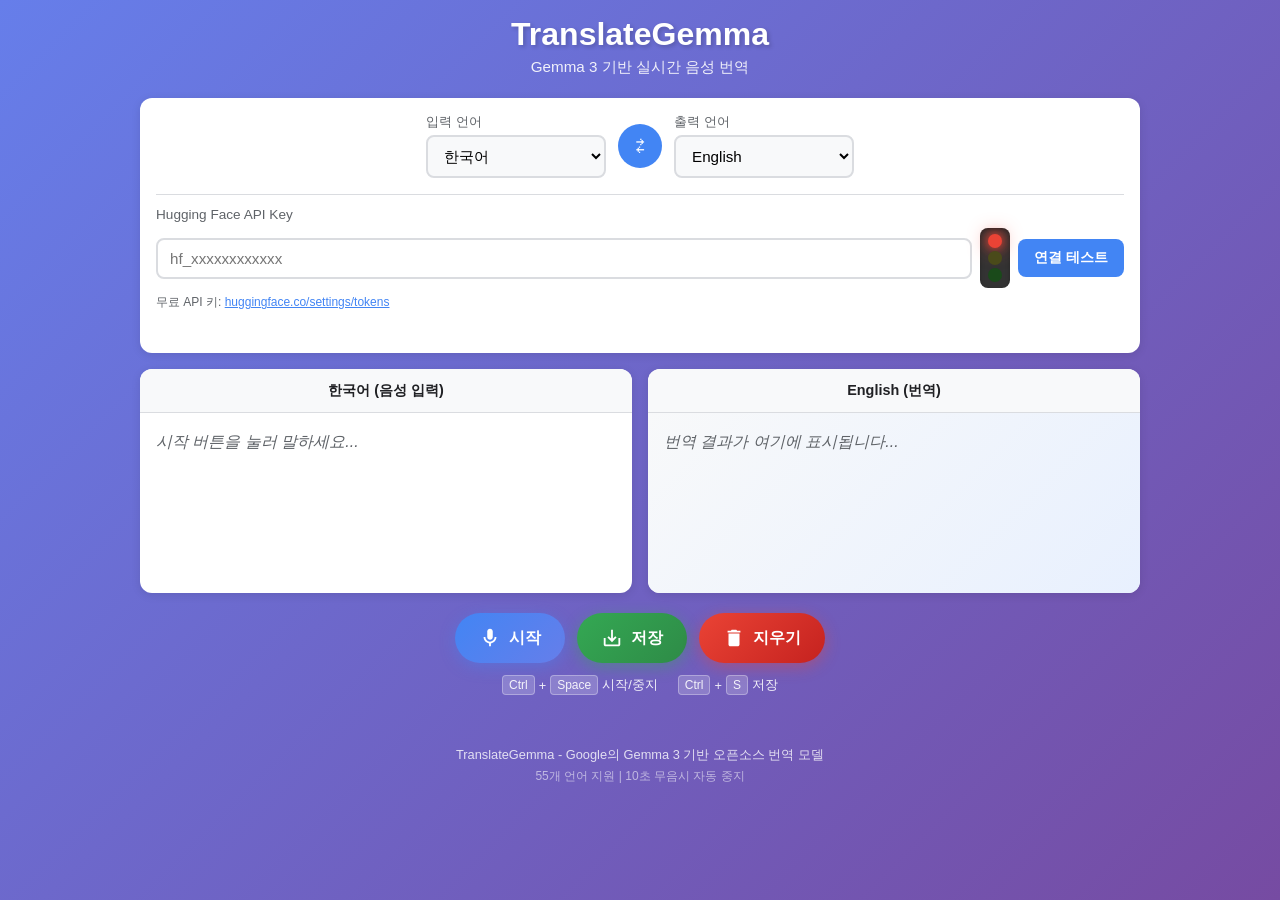
<file: index.html>
<!DOCTYPE html>
<html lang="ko">
<head>
    <meta charset="UTF-8">
    <meta name="viewport" content="width=device-width, initial-scale=1.0">
    <title>TranslateGemma - 실시간 음성 번역</title>
    <link rel="stylesheet" href="styles.css">
</head>
<body>
    <div class="container">
        <header>
            <h1>TranslateGemma</h1>
            <p class="subtitle">Gemma 3 기반 실시간 음성 번역</p>
        </header>

        <div class="settings">
            <div class="language-select">
                <div class="select-group">
                    <label for="sourceLang">입력 언어</label>
                    <select id="sourceLang">
                        <option value="ko">한국어</option>
                        <option value="en">English</option>
                        <option value="ja">日本語</option>
                        <option value="zh">中文</option>
                        <option value="es">Español</option>
                        <option value="fr">Français</option>
                        <option value="de">Deutsch</option>
                        <option value="pt">Português</option>
                        <option value="ru">Русский</option>
                        <option value="ar">العربية</option>
                        <option value="hi">हिन्दी</option>
                        <option value="vi">Tiếng Việt</option>
                        <option value="th">ไทย</option>
                        <option value="id">Bahasa Indonesia</option>
                    </select>
                </div>

                <button id="swapLang" class="swap-btn" title="언어 교환">⇄</button>

                <div class="select-group">
                    <label for="targetLang">출력 언어</label>
                    <select id="targetLang">
                        <option value="en">English</option>
                        <option value="ko">한국어</option>
                        <option value="ja">日本語</option>
                        <option value="zh">中文</option>
                        <option value="es">Español</option>
                        <option value="fr">Français</option>
                        <option value="de">Deutsch</option>
                        <option value="pt">Português</option>
                        <option value="ru">Русский</option>
                        <option value="ar">العربية</option>
                        <option value="hi">हिन्दी</option>
                        <option value="vi">Tiếng Việt</option>
                        <option value="th">ไทย</option>
                        <option value="id">Bahasa Indonesia</option>
                    </select>
                </div>
            </div>

            <div class="api-settings">
                <label for="apiKey">Hugging Face API Key</label>
                <div class="api-input-row">
                    <input type="password" id="apiKey" placeholder="hf_xxxxxxxxxxxx">
                    <div id="apiStatus" class="api-status" title="API 연결 상태">
                        <span class="light red"></span>
                        <span class="light yellow"></span>
                        <span class="light green"></span>
                    </div>
                    <button id="testApiBtn" class="test-api-btn">연결 테스트</button>
                </div>
                <small>무료 API 키: <a href="https://huggingface.co/settings/tokens" target="_blank">huggingface.co/settings/tokens</a></small>
                <div id="apiMessage" class="api-message"></div>
            </div>
        </div>

        <div class="translation-area">
            <div class="panel source-panel">
                <div class="panel-header">
                    <span id="sourceLabel">한국어 (음성 입력)</span>
                </div>
                <div class="text-content" id="sourceText">
                    <p class="placeholder">시작 버튼을 눌러 말하세요...</p>
                </div>
            </div>

            <div class="panel target-panel">
                <div class="panel-header">
                    <span id="targetLabel">English (번역)</span>
                </div>
                <div class="text-content" id="targetText">
                    <p class="placeholder">번역 결과가 여기에 표시됩니다...</p>
                </div>
            </div>
        </div>

        <div class="controls">
            <button id="micBtn" class="mic-btn">
                <svg class="mic-icon" viewBox="0 0 24 24" fill="currentColor">
                    <path d="M12 14c1.66 0 3-1.34 3-3V5c0-1.66-1.34-3-3-3S9 3.34 9 5v6c0 1.66 1.34 3 3 3z"/>
                    <path d="M17 11c0 2.76-2.24 5-5 5s-5-2.24-5-5H5c0 3.53 2.61 6.43 6 6.92V21h2v-3.08c3.39-.49 6-3.39 6-6.92h-2z"/>
                </svg>
                <span>시작</span>
            </button>
            <button id="saveBtn" class="save-btn">
                <svg class="save-icon" viewBox="0 0 24 24" fill="currentColor">
                    <path d="M19 12v7H5v-7H3v7c0 1.1.9 2 2 2h14c1.1 0 2-.9 2-2v-7h-2zm-6 .67l2.59-2.58L17 11.5l-5 5-5-5 1.41-1.41L11 12.67V3h2v9.67z"/>
                </svg>
                <span>저장</span>
            </button>
            <button id="clearAllBtn" class="clear-all-btn">
                <svg class="clear-icon" viewBox="0 0 24 24" fill="currentColor">
                    <path d="M6 19c0 1.1.9 2 2 2h8c1.1 0 2-.9 2-2V7H6v12zM19 4h-3.5l-1-1h-5l-1 1H5v2h14V4z"/>
                </svg>
                <span>지우기</span>
            </button>
        </div>

        <div class="shortcuts">
            <span class="shortcut-item"><kbd>Ctrl</kbd>+<kbd>Space</kbd> 시작/중지</span>
            <span class="shortcut-item"><kbd>Ctrl</kbd>+<kbd>S</kbd> 저장</span>
        </div>

        <div id="status" class="status"></div>

        <div id="silenceTimer" class="silence-timer"></div>

        <footer>
            <p>TranslateGemma - Google의 Gemma 3 기반 오픈소스 번역 모델</p>
            <p class="tech-info">55개 언어 지원 | 10초 무음시 자동 중지</p>
        </footer>
    </div>

    <script src="app.js"></script>
</body>
</html>
</file>
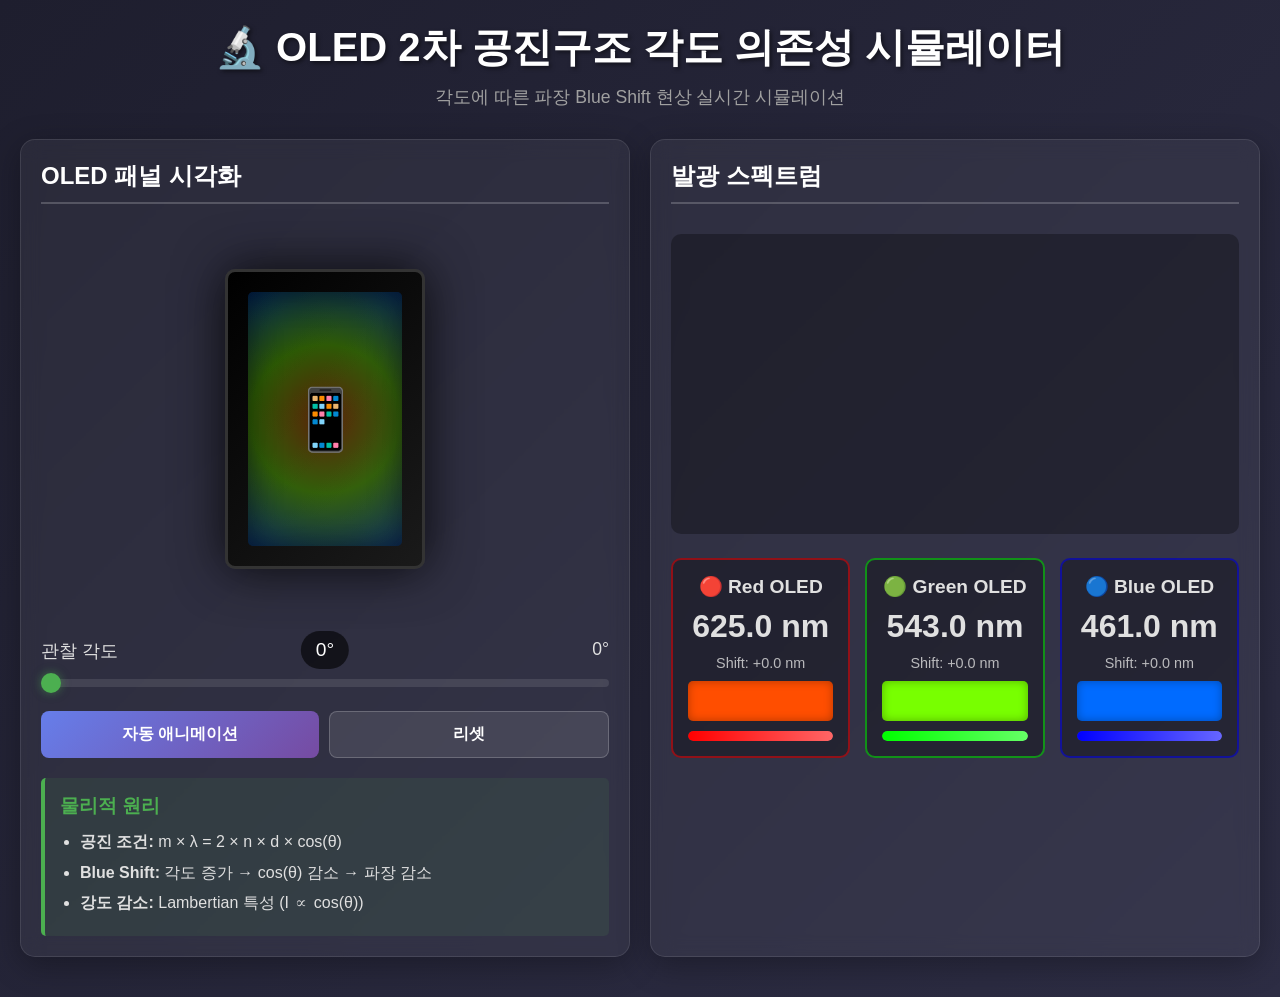
<file: oled_viewer.html>
<!DOCTYPE html>
<html lang="ko">
<head>
    <meta charset="UTF-8">
    <meta name="viewport" content="width=device-width, initial-scale=1.0">
    <title>OLED 2차 공진구조 각도 의존성 시뮬레이터</title>
    <style>
        * {
            margin: 0;
            padding: 0;
            box-sizing: border-box;
        }

        body {
            font-family: 'Segoe UI', Tahoma, Geneva, Verdana, sans-serif;
            background: linear-gradient(135deg, #1e1e2e 0%, #2d2d44 100%);
            color: #e0e0e0;
            padding: 20px;
            min-height: 100vh;
        }

        .container {
            max-width: 1400px;
            margin: 0 auto;
        }

        h1 {
            text-align: center;
            color: #ffffff;
            margin-bottom: 10px;
            font-size: 2.5em;
            text-shadow: 2px 2px 4px rgba(0, 0, 0, 0.5);
        }

        .subtitle {
            text-align: center;
            color: #a0a0a0;
            margin-bottom: 30px;
            font-size: 1.1em;
        }

        .main-grid {
            display: grid;
            grid-template-columns: 1fr 1fr;
            gap: 20px;
            margin-bottom: 20px;
        }

        .panel {
            background: rgba(255, 255, 255, 0.05);
            border-radius: 15px;
            padding: 20px;
            backdrop-filter: blur(10px);
            border: 1px solid rgba(255, 255, 255, 0.1);
            box-shadow: 0 8px 32px rgba(0, 0, 0, 0.3);
        }

        .panel h2 {
            color: #ffffff;
            margin-bottom: 15px;
            font-size: 1.5em;
            border-bottom: 2px solid rgba(255, 255, 255, 0.2);
            padding-bottom: 10px;
        }

        .oled-display {
            position: relative;
            height: 400px;
            display: flex;
            align-items: center;
            justify-content: center;
            perspective: 1000px;
        }

        .oled-panel {
            width: 200px;
            height: 300px;
            background: linear-gradient(135deg, #000000 0%, #1a1a1a 100%);
            border: 3px solid #333;
            border-radius: 10px;
            position: relative;
            transform-style: preserve-3d;
            transition: transform 0.3s ease;
            box-shadow: 0 0 50px rgba(0, 0, 0, 0.8);
        }

        .oled-screen {
            position: absolute;
            top: 20px;
            left: 20px;
            right: 20px;
            bottom: 20px;
            border-radius: 5px;
            display: flex;
            align-items: center;
            justify-content: center;
            font-size: 60px;
            transition: background-color 0.3s ease;
            box-shadow: inset 0 0 30px rgba(0, 0, 0, 0.5);
        }

        .angle-indicator {
            position: absolute;
            bottom: -50px;
            left: 50%;
            transform: translateX(-50%);
            font-size: 1.2em;
            color: #ffffff;
            background: rgba(0, 0, 0, 0.6);
            padding: 8px 15px;
            border-radius: 20px;
        }

        .control-panel {
            margin-top: 20px;
        }

        .slider-container {
            margin: 20px 0;
        }

        .slider-label {
            display: flex;
            justify-content: space-between;
            margin-bottom: 10px;
            font-size: 1.1em;
        }

        .slider {
            width: 100%;
            height: 8px;
            border-radius: 5px;
            background: rgba(255, 255, 255, 0.1);
            outline: none;
            -webkit-appearance: none;
        }

        .slider::-webkit-slider-thumb {
            -webkit-appearance: none;
            appearance: none;
            width: 20px;
            height: 20px;
            border-radius: 50%;
            background: #4CAF50;
            cursor: pointer;
            box-shadow: 0 0 10px rgba(76, 175, 80, 0.5);
        }

        .slider::-moz-range-thumb {
            width: 20px;
            height: 20px;
            border-radius: 50%;
            background: #4CAF50;
            cursor: pointer;
            border: none;
            box-shadow: 0 0 10px rgba(76, 175, 80, 0.5);
        }

        .spectrum-canvas {
            width: 100%;
            height: 300px;
            background: rgba(0, 0, 0, 0.3);
            border-radius: 10px;
            margin-top: 15px;
        }

        .data-grid {
            display: grid;
            grid-template-columns: repeat(3, 1fr);
            gap: 15px;
            margin-top: 20px;
        }

        .data-card {
            background: rgba(0, 0, 0, 0.3);
            padding: 15px;
            border-radius: 10px;
            text-align: center;
            border: 2px solid transparent;
            transition: all 0.3s ease;
        }

        .data-card.red {
            border-color: rgba(255, 0, 0, 0.5);
        }

        .data-card.green {
            border-color: rgba(0, 255, 0, 0.5);
        }

        .data-card.blue {
            border-color: rgba(0, 0, 255, 0.5);
        }

        .data-card h3 {
            margin-bottom: 10px;
            font-size: 1.2em;
        }

        .data-card .wavelength {
            font-size: 2em;
            font-weight: bold;
            margin: 10px 0;
        }

        .data-card .shift {
            font-size: 0.9em;
            opacity: 0.8;
        }

        .color-preview {
            width: 100%;
            height: 40px;
            border-radius: 5px;
            margin-top: 10px;
            box-shadow: inset 0 0 10px rgba(0, 0, 0, 0.3);
        }

        .button-group {
            display: flex;
            gap: 10px;
            margin-top: 20px;
        }

        .btn {
            flex: 1;
            padding: 12px 20px;
            border: none;
            border-radius: 8px;
            font-size: 1em;
            cursor: pointer;
            transition: all 0.3s ease;
            font-weight: bold;
        }

        .btn-primary {
            background: linear-gradient(135deg, #667eea 0%, #764ba2 100%);
            color: white;
        }

        .btn-primary:hover {
            transform: translateY(-2px);
            box-shadow: 0 5px 15px rgba(102, 126, 234, 0.4);
        }

        .btn-secondary {
            background: rgba(255, 255, 255, 0.1);
            color: white;
            border: 1px solid rgba(255, 255, 255, 0.2);
        }

        .btn-secondary:hover {
            background: rgba(255, 255, 255, 0.2);
        }

        .info-box {
            background: rgba(76, 175, 80, 0.1);
            border-left: 4px solid #4CAF50;
            padding: 15px;
            margin-top: 20px;
            border-radius: 5px;
        }

        .info-box h3 {
            color: #4CAF50;
            margin-bottom: 10px;
        }

        .info-box ul {
            margin-left: 20px;
        }

        .info-box li {
            margin: 5px 0;
            line-height: 1.6;
        }

        @media (max-width: 968px) {
            .main-grid {
                grid-template-columns: 1fr;
            }

            .data-grid {
                grid-template-columns: 1fr;
            }

            h1 {
                font-size: 1.8em;
            }
        }

        .animation-playing {
            animation: pulse 2s infinite;
        }

        @keyframes pulse {
            0%, 100% {
                transform: scale(1);
            }
            50% {
                transform: scale(1.02);
            }
        }

        .intensity-bar {
            width: 100%;
            height: 10px;
            background: rgba(255, 255, 255, 0.1);
            border-radius: 5px;
            margin-top: 10px;
            overflow: hidden;
        }

        .intensity-fill {
            height: 100%;
            transition: width 0.3s ease;
            border-radius: 5px;
        }

        .red .intensity-fill {
            background: linear-gradient(90deg, #ff0000, #ff6666);
        }

        .green .intensity-fill {
            background: linear-gradient(90deg, #00ff00, #66ff66);
        }

        .blue .intensity-fill {
            background: linear-gradient(90deg, #0000ff, #6666ff);
        }
    </style>
</head>
<body>
    <div class="container">
        <h1>🔬 OLED 2차 공진구조 각도 의존성 시뮬레이터</h1>
        <p class="subtitle">각도에 따른 파장 Blue Shift 현상 실시간 시뮬레이션</p>

        <div class="main-grid">
            <!-- Left Panel: OLED Display -->
            <div class="panel">
                <h2>OLED 패널 시각화</h2>
                <div class="oled-display">
                    <div class="oled-panel" id="oledPanel">
                        <div class="oled-screen" id="oledScreen">
                            📱
                        </div>
                    </div>
                    <div class="angle-indicator" id="angleDisplay">0°</div>
                </div>

                <div class="control-panel">
                    <div class="slider-container">
                        <div class="slider-label">
                            <span>관찰 각도</span>
                            <span id="angleValue">0°</span>
                        </div>
                        <input type="range" min="0" max="60" value="0" class="slider" id="angleSlider">
                    </div>

                    <div class="button-group">
                        <button class="btn btn-primary" id="animateBtn">자동 애니메이션</button>
                        <button class="btn btn-secondary" id="resetBtn">리셋</button>
                    </div>
                </div>

                <div class="info-box">
                    <h3>물리적 원리</h3>
                    <ul>
                        <li><strong>공진 조건:</strong> m × λ = 2 × n × d × cos(θ)</li>
                        <li><strong>Blue Shift:</strong> 각도 증가 → cos(θ) 감소 → 파장 감소</li>
                        <li><strong>강도 감소:</strong> Lambertian 특성 (I ∝ cos(θ))</li>
                    </ul>
                </div>
            </div>

            <!-- Right Panel: Spectrum Display -->
            <div class="panel">
                <h2>발광 스펙트럼</h2>
                <canvas id="spectrumCanvas" class="spectrum-canvas"></canvas>

                <div class="data-grid">
                    <div class="data-card red">
                        <h3>🔴 Red OLED</h3>
                        <div class="wavelength" id="redWavelength">625 nm</div>
                        <div class="shift" id="redShift">Shift: 0 nm</div>
                        <div class="color-preview" id="redPreview"></div>
                        <div class="intensity-bar">
                            <div class="intensity-fill" id="redIntensity" style="width: 100%"></div>
                        </div>
                    </div>

                    <div class="data-card green">
                        <h3>🟢 Green OLED</h3>
                        <div class="wavelength" id="greenWavelength">543 nm</div>
                        <div class="shift" id="greenShift">Shift: 0 nm</div>
                        <div class="color-preview" id="greenPreview"></div>
                        <div class="intensity-bar">
                            <div class="intensity-fill" id="greenIntensity" style="width: 100%"></div>
                        </div>
                    </div>

                    <div class="data-card blue">
                        <h3>🔵 Blue OLED</h3>
                        <div class="wavelength" id="blueWavelength">461 nm</div>
                        <div class="shift" id="blueShift">Shift: 0 nm</div>
                        <div class="color-preview" id="bluePreview"></div>
                        <div class="intensity-bar">
                            <div class="intensity-fill" id="blueIntensity" style="width: 100%"></div>
                        </div>
                    </div>
                </div>
            </div>
        </div>
    </div>

    <script>
        // OLED 파라미터
        const OLED_PARAMS = {
            red: {
                lambda0: 625,      // 0도에서의 파장 (nm)
                lambda60: 620,     // 60도에서의 파장 (nm)
                n_eff: 1.8,        // 유효 굴절률
                fwhm: 25,          // 스펙트럼 폭
                color: '#ff0000'
            },
            green: {
                lambda0: 543,
                lambda60: 521,
                n_eff: 1.8,
                fwhm: 30,
                color: '#00ff00'
            },
            blue: {
                lambda0: 461,
                lambda60: 459,
                n_eff: 1.8,
                fwhm: 35,
                color: '#0000ff'
            }
        };

        // 캔버스 설정
        const canvas = document.getElementById('spectrumCanvas');
        const ctx = canvas.getContext('2d');

        // 캔버스 크기 설정
        function resizeCanvas() {
            const rect = canvas.getBoundingClientRect();
            canvas.width = rect.width * window.devicePixelRatio;
            canvas.height = rect.height * window.devicePixelRatio;
            ctx.scale(window.devicePixelRatio, window.devicePixelRatio);
        }
        resizeCanvas();
        window.addEventListener('resize', resizeCanvas);

        // 물리 계산 함수
        function calculateWavelength(angle, params) {
            // 선형 보간 사용 (실측 데이터 기반)
            const ratio = angle / 60;
            return params.lambda0 - (params.lambda0 - params.lambda60) * ratio;
        }

        function calculateIntensity(angle) {
            // Lambertian 발광: I = I0 * cos(θ)
            const radians = angle * Math.PI / 180;
            return Math.cos(radians);
        }

        // Gaussian 스펙트럼 생성
        function gaussianSpectrum(wavelength, center, fwhm, amplitude) {
            const sigma = fwhm / (2 * Math.sqrt(2 * Math.log(2)));
            return amplitude * Math.exp(-Math.pow(wavelength - center, 2) / (2 * sigma * sigma));
        }

        // 파장을 RGB 색상으로 변환
        function wavelengthToRGB(wavelength) {
            let r, g, b;

            if (wavelength >= 380 && wavelength < 440) {
                r = -(wavelength - 440) / (440 - 380);
                g = 0;
                b = 1;
            } else if (wavelength >= 440 && wavelength < 490) {
                r = 0;
                g = (wavelength - 440) / (490 - 440);
                b = 1;
            } else if (wavelength >= 490 && wavelength < 510) {
                r = 0;
                g = 1;
                b = -(wavelength - 510) / (510 - 490);
            } else if (wavelength >= 510 && wavelength < 580) {
                r = (wavelength - 510) / (580 - 510);
                g = 1;
                b = 0;
            } else if (wavelength >= 580 && wavelength < 645) {
                r = 1;
                g = -(wavelength - 645) / (645 - 580);
                b = 0;
            } else if (wavelength >= 645 && wavelength <= 780) {
                r = 1;
                g = 0;
                b = 0;
            } else {
                r = 0;
                g = 0;
                b = 0;
            }

            // 강도 보정
            let factor;
            if (wavelength >= 380 && wavelength < 420) {
                factor = 0.3 + 0.7 * (wavelength - 380) / (420 - 380);
            } else if (wavelength >= 420 && wavelength < 700) {
                factor = 1;
            } else if (wavelength >= 700 && wavelength <= 780) {
                factor = 0.3 + 0.7 * (780 - wavelength) / (780 - 700);
            } else {
                factor = 0;
            }

            r = Math.round(r * factor * 255);
            g = Math.round(g * factor * 255);
            b = Math.round(b * factor * 255);

            return `rgb(${r}, ${g}, ${b})`;
        }

        // 스펙트럼 그리기
        function drawSpectrum(angle) {
            const width = canvas.getBoundingClientRect().width;
            const height = canvas.getBoundingClientRect().height;

            // 배경 클리어
            ctx.clearRect(0, 0, width, height);

            // 그리드 그리기
            ctx.strokeStyle = 'rgba(255, 255, 255, 0.1)';
            ctx.lineWidth = 1;

            // 세로 그리드
            for (let i = 0; i <= 10; i++) {
                const x = (width / 10) * i;
                ctx.beginPath();
                ctx.moveTo(x, 0);
                ctx.lineTo(x, height);
                ctx.stroke();
            }

            // 가로 그리드
            for (let i = 0; i <= 5; i++) {
                const y = (height / 5) * i;
                ctx.beginPath();
                ctx.moveTo(0, y);
                ctx.lineTo(width, y);
                ctx.stroke();
            }

            // 축 레이블
            ctx.fillStyle = '#ffffff';
            ctx.font = '12px sans-serif';
            ctx.fillText('400 nm', 10, height - 5);
            ctx.fillText('700 nm', width - 60, height - 5);

            // 강도 계산
            const intensity = calculateIntensity(angle);

            // 스펙트럼 그리기
            const wavelengthRange = [400, 700];
            const numPoints = width * 2;

            ['red', 'green', 'blue'].forEach(color => {
                const params = OLED_PARAMS[color];
                const centerWavelength = calculateWavelength(angle, params);

                ctx.beginPath();
                ctx.strokeStyle = params.color;
                ctx.lineWidth = 2;
                ctx.globalAlpha = 0.8;

                for (let i = 0; i < numPoints; i++) {
                    const wavelength = wavelengthRange[0] + (wavelengthRange[1] - wavelengthRange[0]) * i / numPoints;
                    const x = width * (wavelength - wavelengthRange[0]) / (wavelengthRange[1] - wavelengthRange[0]);

                    const amplitude = gaussianSpectrum(wavelength, centerWavelength, params.fwhm, intensity);
                    const y = height - (amplitude * height * 0.8) - height * 0.1;

                    if (i === 0) {
                        ctx.moveTo(x, y);
                    } else {
                        ctx.lineTo(x, y);
                    }
                }

                ctx.stroke();

                // 피크 표시
                const peakX = width * (centerWavelength - wavelengthRange[0]) / (wavelengthRange[1] - wavelengthRange[0]);
                const peakY = height - (intensity * height * 0.8) - height * 0.1;

                ctx.beginPath();
                ctx.arc(peakX, peakY, 4, 0, 2 * Math.PI);
                ctx.fillStyle = params.color;
                ctx.fill();

                // 파장 레이블
                ctx.fillStyle = '#ffffff';
                ctx.font = 'bold 11px sans-serif';
                ctx.fillText(`${centerWavelength.toFixed(1)}nm`, peakX - 25, peakY - 10);
            });

            ctx.globalAlpha = 1;
        }

        // UI 업데이트
        function updateUI(angle) {
            // OLED 패널 회전
            const panel = document.getElementById('oledPanel');
            panel.style.transform = `rotateY(${angle}deg)`;

            // 각도 표시
            document.getElementById('angleDisplay').textContent = `${angle}°`;
            document.getElementById('angleValue').textContent = `${angle}°`;

            // 강도 계산
            const intensity = calculateIntensity(angle);

            // RGB 데이터 업데이트
            ['red', 'green', 'blue'].forEach(color => {
                const params = OLED_PARAMS[color];
                const wavelength = calculateWavelength(angle, params);
                const shift = wavelength - params.lambda0;

                // 파장 표시
                document.getElementById(`${color}Wavelength`).textContent = `${wavelength.toFixed(1)} nm`;

                // Shift 표시
                const shiftText = shift >= 0 ? `+${shift.toFixed(1)}` : shift.toFixed(1);
                document.getElementById(`${color}Shift`).textContent = `Shift: ${shiftText} nm`;

                // 색상 프리뷰
                const rgbColor = wavelengthToRGB(wavelength);
                document.getElementById(`${color}Preview`).style.background = rgbColor;

                // 강도 바
                document.getElementById(`${color}Intensity`).style.width = `${intensity * 100}%`;
            });

            // OLED 화면 색상 (RGB 혼합)
            const redWL = calculateWavelength(angle, OLED_PARAMS.red);
            const greenWL = calculateWavelength(angle, OLED_PARAMS.green);
            const blueWL = calculateWavelength(angle, OLED_PARAMS.blue);

            const screen = document.getElementById('oledScreen');
            screen.style.background = `
                radial-gradient(circle at 50% 50%,
                    ${wavelengthToRGB(redWL).replace('rgb', 'rgba').replace(')', `, ${intensity * 0.33})`)},
                    ${wavelengthToRGB(greenWL).replace('rgb', 'rgba').replace(')', `, ${intensity * 0.33})`)},
                    ${wavelengthToRGB(blueWL).replace('rgb', 'rgba').replace(')', `, ${intensity * 0.33})`)}
                )
            `;

            // 스펙트럼 그리기
            drawSpectrum(angle);
        }

        // 이벤트 리스너
        const slider = document.getElementById('angleSlider');
        slider.addEventListener('input', (e) => {
            updateUI(parseInt(e.target.value));
        });

        // 애니메이션
        let animationId = null;
        let isAnimating = false;

        document.getElementById('animateBtn').addEventListener('click', () => {
            const btn = document.getElementById('animateBtn');

            if (isAnimating) {
                // 애니메이션 중지
                cancelAnimationFrame(animationId);
                isAnimating = false;
                btn.textContent = '자동 애니메이션';
                btn.classList.remove('animation-playing');
            } else {
                // 애니메이션 시작
                isAnimating = true;
                btn.textContent = '정지';
                btn.classList.add('animation-playing');

                let angle = 0;
                let direction = 1;

                function animate() {
                    angle += direction * 0.5;

                    if (angle >= 60) {
                        angle = 60;
                        direction = -1;
                    } else if (angle <= 0) {
                        angle = 0;
                        direction = 1;
                    }

                    slider.value = angle;
                    updateUI(angle);

                    if (isAnimating) {
                        animationId = requestAnimationFrame(animate);
                    }
                }

                animate();
            }
        });

        // 리셋 버튼
        document.getElementById('resetBtn').addEventListener('click', () => {
            if (isAnimating) {
                cancelAnimationFrame(animationId);
                isAnimating = false;
                document.getElementById('animateBtn').textContent = '자동 애니메이션';
                document.getElementById('animateBtn').classList.remove('animation-playing');
            }
            slider.value = 0;
            updateUI(0);
        });

        // 초기 렌더링
        updateUI(0);
    </script>
</body>
</html>
</file>
<file: styles.css>
* {
    margin: 0;
    padding: 0;
    box-sizing: border-box;
}

:root {
    --primary: #4285f4;
    --primary-dark: #3367d6;
    --success: #34a853;
    --warning: #fbbc05;
    --error: #ea4335;
    --bg: #f8f9fa;
    --card: #ffffff;
    --text: #202124;
    --text-secondary: #5f6368;
    --border: #dadce0;
    --shadow: 0 2px 10px rgba(0, 0, 0, 0.1);
}

body {
    font-family: 'Segoe UI', -apple-system, BlinkMacSystemFont, sans-serif;
    background: linear-gradient(135deg, #667eea 0%, #764ba2 100%);
    min-height: 100vh;
    padding: 16px;
}

.container {
    max-width: 1000px;
    margin: 0 auto;
}

header {
    text-align: center;
    margin-bottom: 20px;
    color: white;
}

header h1 {
    font-size: 2rem;
    font-weight: 700;
    margin-bottom: 4px;
    text-shadow: 2px 2px 4px rgba(0, 0, 0, 0.2);
}

.subtitle {
    font-size: 0.95rem;
    opacity: 0.9;
}

.settings {
    background: var(--card);
    border-radius: 12px;
    padding: 16px;
    margin-bottom: 16px;
    box-shadow: var(--shadow);
}

.language-select {
    display: flex;
    align-items: center;
    justify-content: center;
    gap: 12px;
    margin-bottom: 16px;
    flex-wrap: wrap;
}

.select-group {
    display: flex;
    flex-direction: column;
    gap: 4px;
    flex: 1;
    min-width: 120px;
    max-width: 180px;
}

.select-group label {
    font-size: 0.8rem;
    color: var(--text-secondary);
    font-weight: 500;
}

.select-group select {
    padding: 10px 12px;
    font-size: 0.95rem;
    border: 2px solid var(--border);
    border-radius: 8px;
    background: var(--bg);
    cursor: pointer;
    transition: border-color 0.2s;
    width: 100%;
}

.select-group select:focus {
    outline: none;
    border-color: var(--primary);
}

.swap-btn {
    width: 44px;
    height: 44px;
    border: none;
    background: var(--primary);
    color: white;
    border-radius: 50%;
    font-size: 1.3rem;
    cursor: pointer;
    transition: transform 0.3s, background 0.2s;
    flex-shrink: 0;
}

.swap-btn:hover {
    background: var(--primary-dark);
    transform: rotate(180deg);
}

.api-settings {
    display: flex;
    flex-direction: column;
    gap: 6px;
    padding-top: 12px;
    border-top: 1px solid var(--border);
}

.api-settings label {
    font-size: 0.85rem;
    color: var(--text-secondary);
    font-weight: 500;
}

.api-input-row {
    display: flex;
    gap: 8px;
    align-items: center;
    flex-wrap: wrap;
}

.api-input-row input {
    min-width: 150px;
}

.api-settings input {
    flex: 1;
    padding: 10px 12px;
    font-size: 0.95rem;
    border: 2px solid var(--border);
    border-radius: 8px;
    transition: border-color 0.2s;
}

.api-settings input:focus {
    outline: none;
    border-color: var(--primary);
}

/* 신호등 스타일 */
.api-status {
    display: flex;
    flex-direction: column;
    gap: 3px;
    padding: 6px 8px;
    background: #333;
    border-radius: 8px;
    box-shadow: inset 0 2px 4px rgba(0,0,0,0.3);
}

.api-status .light {
    width: 14px;
    height: 14px;
    border-radius: 50%;
    transition: all 0.3s;
}

.api-status .light.red {
    background: #4a1a1a;
    box-shadow: none;
}

.api-status .light.yellow {
    background: #4a4a1a;
    box-shadow: none;
}

.api-status .light.green {
    background: #1a4a1a;
    box-shadow: none;
}

/* 신호등 상태 */
.api-status.disconnected .light.red {
    background: #ea4335;
    box-shadow: 0 0 10px #ea4335, 0 0 20px #ea4335;
}

.api-status.checking .light.yellow {
    background: #fbbc05;
    box-shadow: 0 0 10px #fbbc05, 0 0 20px #fbbc05;
    animation: blink 0.5s infinite;
}

.api-status.connected .light.green {
    background: #34a853;
    box-shadow: 0 0 10px #34a853, 0 0 20px #34a853;
}

@keyframes blink {
    0%, 100% { opacity: 1; }
    50% { opacity: 0.5; }
}

.test-api-btn {
    padding: 10px 16px;
    font-size: 0.85rem;
    font-weight: 600;
    border: none;
    background: var(--primary);
    color: white;
    border-radius: 8px;
    cursor: pointer;
    transition: background 0.2s;
    white-space: nowrap;
}

.test-api-btn:hover {
    background: var(--primary-dark);
}

.test-api-btn:disabled {
    background: #ccc;
    cursor: not-allowed;
}

.api-message {
    font-size: 0.8rem;
    padding: 4px 0;
    min-height: 20px;
}

.api-message.success {
    color: var(--success);
}

.api-message.error {
    color: var(--error);
}

.api-message.checking {
    color: var(--warning);
}

.api-settings small {
    color: var(--text-secondary);
    font-size: 0.75rem;
}

.api-settings a {
    color: var(--primary);
}

.translation-area {
    display: grid;
    grid-template-columns: 1fr 1fr;
    gap: 16px;
    margin-bottom: 20px;
}

.panel {
    background: var(--card);
    border-radius: 12px;
    box-shadow: var(--shadow);
    overflow: hidden;
    display: flex;
    flex-direction: column;
}

.panel-header {
    display: flex;
    justify-content: center;
    align-items: center;
    padding: 12px 16px;
    background: var(--bg);
    border-bottom: 1px solid var(--border);
}

.panel-header span {
    font-weight: 600;
    color: var(--text);
    font-size: 0.9rem;
}

.text-content {
    padding: 16px;
    min-height: 180px;
    max-height: 300px;
    overflow-y: auto;
    font-size: 1rem;
    line-height: 1.6;
    color: var(--text);
}

.text-content .placeholder {
    color: var(--text-secondary);
    font-style: italic;
}

.text-content .history-item {
    margin-bottom: 10px;
    padding-bottom: 10px;
    border-bottom: 1px solid var(--border);
}

.text-content .history-item:last-child {
    border-bottom: none;
    margin-bottom: 0;
    padding-bottom: 0;
}

.text-content .interim {
    color: var(--text-secondary);
    font-style: italic;
}

.text-content .current {
    color: var(--primary);
    font-weight: 500;
}

.text-content .translating {
    color: var(--primary);
    display: flex;
    align-items: center;
}

.target-panel .text-content {
    background: linear-gradient(135deg, #f8f9fa 0%, #e8f0fe 100%);
}

.controls {
    display: flex;
    justify-content: center;
    gap: 12px;
    margin-bottom: 12px;
    flex-wrap: wrap;
}

.mic-btn {
    display: flex;
    align-items: center;
    gap: 8px;
    padding: 14px 24px;
    font-size: 1rem;
    font-weight: 600;
    border: none;
    background: linear-gradient(135deg, #4285f4 0%, #667eea 100%);
    color: white;
    border-radius: 50px;
    cursor: pointer;
    transition: transform 0.2s, box-shadow 0.2s;
    box-shadow: 0 4px 15px rgba(66, 133, 244, 0.4);
}

.mic-btn:hover {
    transform: scale(1.05);
    box-shadow: 0 6px 20px rgba(66, 133, 244, 0.5);
}

.mic-btn.listening {
    background: linear-gradient(135deg, #ea4335 0%, #ff6b6b 100%);
    animation: pulse 1.5s infinite;
    box-shadow: 0 4px 15px rgba(234, 67, 53, 0.4);
}

.mic-btn.listening:hover {
    box-shadow: 0 6px 20px rgba(234, 67, 53, 0.5);
}

@keyframes pulse {
    0%, 100% { transform: scale(1); }
    50% { transform: scale(1.03); }
}

.mic-icon {
    width: 22px;
    height: 22px;
}

.save-btn {
    display: flex;
    align-items: center;
    gap: 8px;
    padding: 14px 24px;
    font-size: 1rem;
    font-weight: 600;
    border: none;
    background: linear-gradient(135deg, #34a853 0%, #2e8b47 100%);
    color: white;
    border-radius: 50px;
    cursor: pointer;
    transition: transform 0.2s, box-shadow 0.2s;
    box-shadow: 0 4px 15px rgba(52, 168, 83, 0.4);
}

.save-btn:hover {
    transform: scale(1.05);
    box-shadow: 0 6px 20px rgba(52, 168, 83, 0.5);
}

.save-icon {
    width: 22px;
    height: 22px;
}

.clear-all-btn {
    display: flex;
    align-items: center;
    gap: 8px;
    padding: 14px 24px;
    font-size: 1rem;
    font-weight: 600;
    border: none;
    background: linear-gradient(135deg, #ea4335 0%, #c5221f 100%);
    color: white;
    border-radius: 50px;
    cursor: pointer;
    transition: transform 0.2s, box-shadow 0.2s;
    box-shadow: 0 4px 15px rgba(234, 67, 53, 0.4);
}

.clear-all-btn:hover {
    transform: scale(1.05);
    box-shadow: 0 6px 20px rgba(234, 67, 53, 0.5);
}

.clear-icon {
    width: 22px;
    height: 22px;
}

/* 단축키 표시 */
.shortcuts {
    display: flex;
    justify-content: center;
    gap: 20px;
    margin-bottom: 12px;
    flex-wrap: wrap;
}

.shortcut-item {
    color: rgba(255, 255, 255, 0.9);
    font-size: 0.8rem;
    display: flex;
    align-items: center;
    gap: 4px;
}

kbd {
    background: rgba(255, 255, 255, 0.2);
    border: 1px solid rgba(255, 255, 255, 0.3);
    border-radius: 4px;
    padding: 2px 6px;
    font-size: 0.75rem;
    font-family: inherit;
}

/* 상태 표시 */
.status {
    text-align: center;
    padding: 10px 16px;
    border-radius: 8px;
    margin-bottom: 12px;
    font-weight: 500;
    font-size: 0.9rem;
    display: none;
}

.status.show {
    display: block;
}

.status.info {
    background: rgba(66, 133, 244, 0.15);
    color: white;
}

.status.success {
    background: rgba(52, 168, 83, 0.15);
    color: #a8e6a3;
}

.status.error {
    background: rgba(234, 67, 53, 0.15);
    color: #ffa8a8;
}

.status.warning {
    background: rgba(251, 188, 5, 0.15);
    color: #ffe066;
}

/* 무음 타이머 */
.silence-timer {
    text-align: center;
    color: rgba(255, 255, 255, 0.8);
    font-size: 0.85rem;
    margin-bottom: 12px;
    min-height: 20px;
}

.silence-timer.warning {
    color: #ffe066;
    font-weight: 600;
}

footer {
    text-align: center;
    color: rgba(255, 255, 255, 0.8);
    font-size: 0.8rem;
    padding-top: 8px;
}

footer p {
    margin-bottom: 4px;
}

.tech-info {
    font-size: 0.75rem;
    opacity: 0.7;
}

/* 음성 인식 애니메이션 */
.listening-indicator {
    display: inline-flex;
    gap: 3px;
    margin-left: 6px;
}

.listening-indicator span {
    width: 3px;
    height: 14px;
    background: currentColor;
    border-radius: 2px;
    animation: soundwave 0.5s infinite ease-in-out;
}

.listening-indicator span:nth-child(1) { animation-delay: 0s; }
.listening-indicator span:nth-child(2) { animation-delay: 0.1s; }
.listening-indicator span:nth-child(3) { animation-delay: 0.2s; }
.listening-indicator span:nth-child(4) { animation-delay: 0.3s; }

@keyframes soundwave {
    0%, 100% { transform: scaleY(0.5); }
    50% { transform: scaleY(1); }
}

/* 로딩 스피너 */
.loading {
    display: inline-block;
    width: 16px;
    height: 16px;
    border: 2px solid var(--border);
    border-radius: 50%;
    border-top-color: var(--primary);
    animation: spin 0.8s linear infinite;
    margin-left: 6px;
}

@keyframes spin {
    to { transform: rotate(360deg); }
}

/* 태블릿 (768px 이하) */
@media (max-width: 768px) {
    body {
        padding: 12px;
    }

    header h1 {
        font-size: 1.6rem;
    }

    .subtitle {
        font-size: 0.85rem;
    }

    .settings {
        padding: 14px;
    }

    .language-select {
        gap: 10px;
    }

    .select-group {
        min-width: 100px;
    }

    .translation-area {
        grid-template-columns: 1fr;
        gap: 12px;
    }

    .text-content {
        min-height: 150px;
        max-height: 200px;
    }

    .controls {
        gap: 10px;
    }

    .mic-btn, .save-btn, .clear-all-btn {
        padding: 12px 20px;
        font-size: 0.95rem;
    }

    .mic-icon, .save-icon, .clear-icon {
        width: 20px;
        height: 20px;
    }

    .shortcuts {
        gap: 12px;
    }

    .shortcut-item {
        font-size: 0.75rem;
    }
}

/* 모바일 (480px 이하) */
@media (max-width: 480px) {
    body {
        padding: 8px;
    }

    header {
        margin-bottom: 12px;
    }

    header h1 {
        font-size: 1.4rem;
    }

    .subtitle {
        font-size: 0.8rem;
    }

    .settings {
        padding: 12px;
        border-radius: 10px;
    }

    .language-select {
        flex-direction: column;
        gap: 8px;
    }

    .select-group {
        width: 100%;
        max-width: none;
    }

    .swap-btn {
        width: 40px;
        height: 40px;
        font-size: 1.2rem;
        transform: rotate(90deg);
    }

    .swap-btn:hover {
        transform: rotate(270deg);
    }

    /* API 입력 행 모바일 스타일 */
    .api-input-row {
        flex-direction: row;
        flex-wrap: wrap;
    }

    .api-input-row input {
        flex: 1;
        min-width: 120px;
    }

    .test-api-btn {
        flex: 0 0 auto;
        padding: 10px 12px;
        font-size: 0.8rem;
    }

    .panel {
        border-radius: 10px;
    }

    .panel-header {
        padding: 10px 12px;
    }

    .panel-header span {
        font-size: 0.85rem;
    }

    .text-content {
        padding: 12px;
        min-height: 120px;
        max-height: 180px;
        font-size: 0.95rem;
    }

    .controls {
        flex-direction: column;
        align-items: stretch;
        gap: 8px;
    }

    .mic-btn, .save-btn, .clear-all-btn {
        justify-content: center;
        padding: 14px 20px;
        border-radius: 12px;
    }

    .shortcuts {
        flex-direction: column;
        gap: 6px;
        align-items: center;
    }

    footer {
        font-size: 0.75rem;
    }

    .tech-info {
        font-size: 0.7rem;
    }
}
</file>
